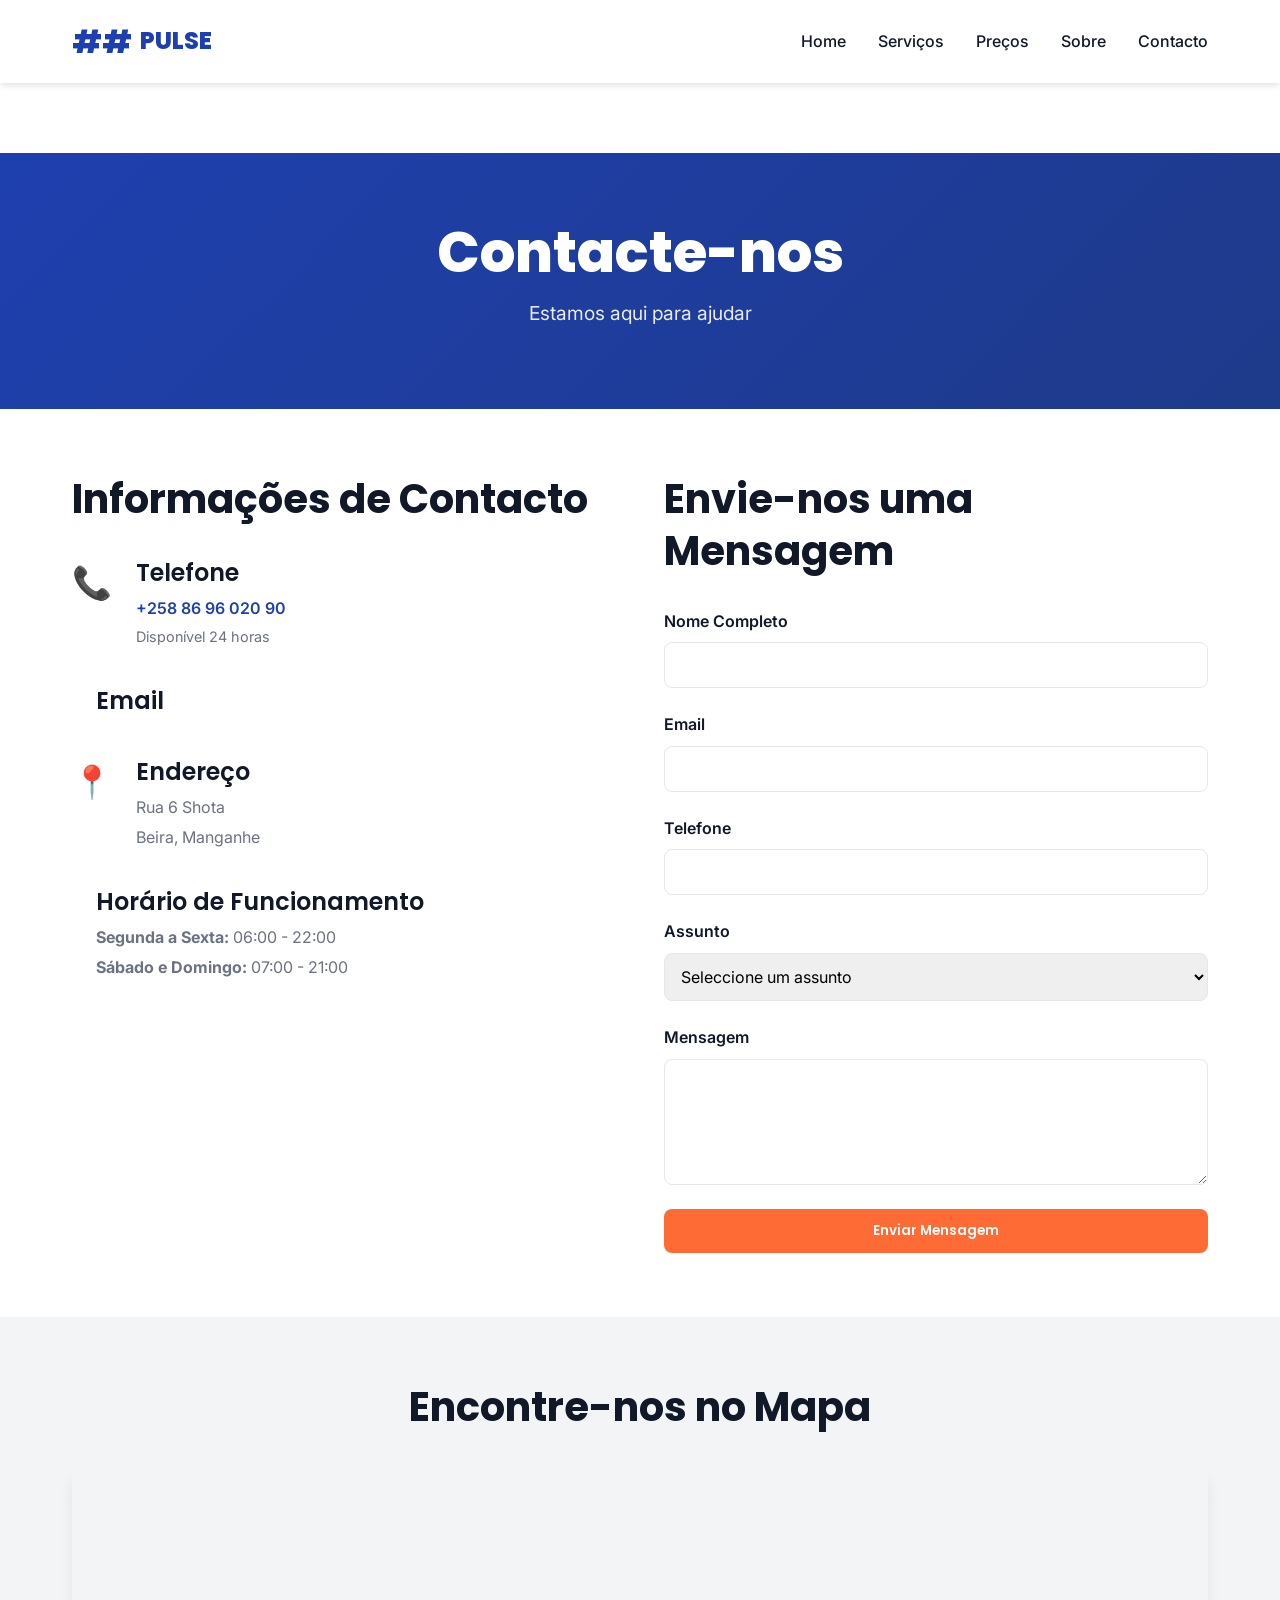
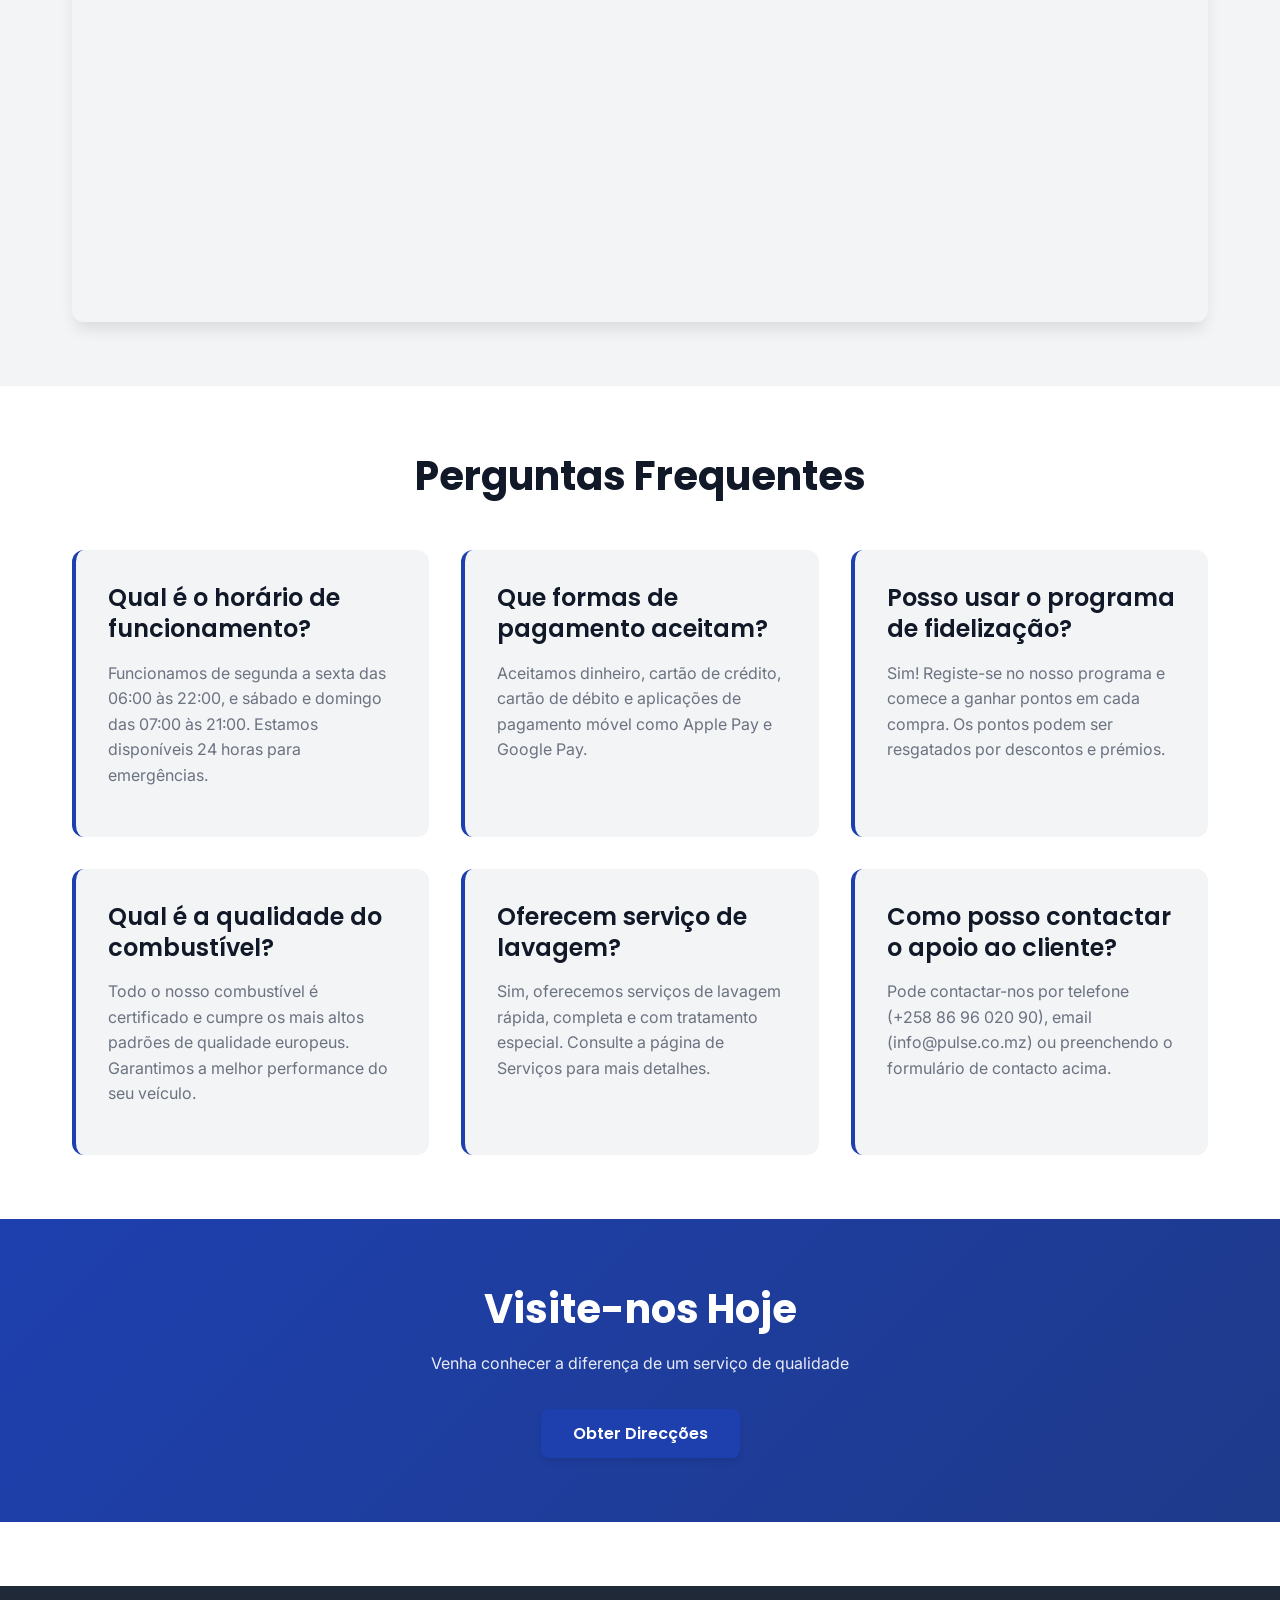
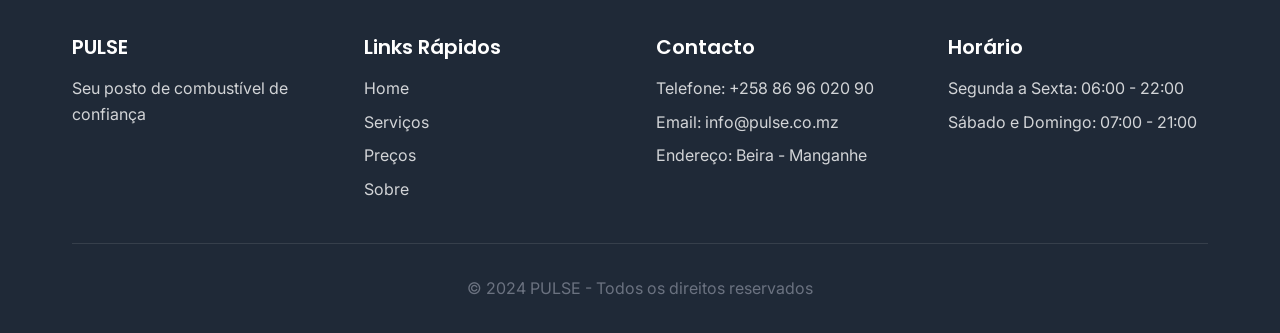
<file: contacto.html>
<!DOCTYPE html>
<html lang="pt-PT">
<head>
    <meta charset="UTF-8">
    <meta name="viewport" content="width=device-width, initial-scale=1.0">
    <title>Contacto - PULSE</title>
    <link rel="stylesheet" href="styles.css">
    <link href="https://fonts.googleapis.com/css2?family=Poppins:wght@400;500;600;700;800&family=Inter:wght@400;500;600&display=swap" rel="stylesheet">
</head>
<body>
    <!-- Navigation -->
    <nav class="navbar">
        <div class="nav-container">
            <div class="logo">
                <span class="logo-icon">##</span>
                <span class="logo-text">PULSE</span>
            </div>
            <ul class="nav-menu">
                <li><a href="index.html" class="nav-link">Home</a></li>
                <li><a href="servicos.html" class="nav-link">Serviços</a></li>
                <li><a href="precos.html" class="nav-link">Preços</a></li>
                <li><a href="sobre.html" class="nav-link">Sobre</a></li>
                <li><a href="contacto.html" class="nav-link active">Contacto</a></li>
            </ul>
            <button class="hamburger">
                <span></span>
                <span></span>
                <span></span>
            </button>
        </div>
    </nav>

    <!-- Page Header -->
    <section class="page-header">
        <div class="container">
            <h1>Contacte-nos</h1>
            <p>Estamos aqui para ajudar</p>
        </div>
    </section>

    <!-- Contact Section -->
    <section class="contact-section">
        <div class="container">
            <div class="contact-grid">
                <!-- Contact Information -->
                <div class="contact-info">
                    <h2>Informações de Contacto</h2>
                    
                    <div class="contact-item">
                        <div class="contact-icon">📞</div>
                        <div class="contact-details">
                            <h3>Telefone</h3>
                            <p><a href="tel:+258 86 96 020 90">+258 86 96 020 90</a></p>
                            <p class="contact-note">Disponível 24 horas</p>
                        </div>
                    </div>

                    <div class="contact-item">
                        <div class="contact-icon"></div>
                        <div class="contact-details">
                            <h3>Email</h3>
                            <p><a href="mailto:info@pulse.pt"></a></p>
                            <p class="contact-note"></p>
                        </div>
                    </div>

                    <div class="contact-item">
                        <div class="contact-icon">📍</div>
                        <div class="contact-details">
                            <h3>Endereço</h3>
                            <p>Rua 6 Shota</p>
                            <p>Beira, Manganhe</p>
                        </div>
                    </div>

                    <div class="contact-item">
                        <div class="contact-icon">   </div>
                        <div class="contact-details">
                            <h3>Horário de Funcionamento</h3>
                            <p><strong>Segunda a Sexta:</strong> 06:00 - 22:00</p>
                            <p><strong>Sábado e Domingo:</strong> 07:00 - 21:00</p>
                        </div>
                    </div>
                </div>

                <!-- Contact Form -->
                <div class="contact-form-wrapper">
                    <h2>Envie-nos uma Mensagem</h2>
                    <form class="contact-form" id="contactForm">
                        <div class="form-group">
                            <label for="name">Nome Completo</label>
                            <input type="text" id="name" name="name" required>
                        </div>

                        <div class="form-group">
                            <label for="email">Email</label>
                            <input type="email" id="email" name="email" required>
                        </div>

                        <div class="form-group">
                            <label for="phone">Telefone</label>
                            <input type="tel" id="phone" name="phone">
                        </div>

                        <div class="form-group">
                            <label for="subject">Assunto</label>
                            <select id="subject" name="subject" required>
                                <option value="">Seleccione um assunto</option>
                                <option value="informacoes">Informações Gerais</option>
                                <option value="servicos">Sobre Serviços</option>
                                <option value="precos">Sobre Preços</option>
                                <option value="reclamacao">Reclamação</option>
                                <option value="sugestao">Sugestão</option>
                                <option value="outro">Outro</option>
                            </select>
                        </div>

                        <div class="form-group">
                            <label for="message">Mensagem</label>
                            <textarea id="message" name="message" rows="5" required></textarea>
                        </div>

                        <button type="submit" class="form-submit-btn">Enviar Mensagem</button>
                    </form>
                </div>
            </div>
        </div>
    </section>

    <!-- Map Section -->
    <section class="map-section">
        <div class="container">
            <h2>Encontre-nos no Mapa</h2>
            <div class="map-container">
                <iframe src="https://www.google.com/maps/embed?pb=!1m18!1m12!1m3!1d3111.3628024019397!2d-9.139337!3d38.722252!2m3!1f0!2f0!3f0!3m2!1i1024!2i768!4f13.1!3m3!1m2!1s0xd19331a4d4ccccc%3A0x500ecc6e5417b70!2sAv.%20Principal%2C%20123%2C%201700-000%20Lisboa!5e0!3m2!1spt-PT!2spt!4v1234567890" width="100%" height="450" style="border:0;" allowfullscreen="" loading="lazy" referrerpolicy="no-referrer-when-downgrade"></iframe>
            </div>
        </div>
    </section>

    <!-- FAQ Section -->
    <section class="faq-section">
        <div class="container">
            <h2>Perguntas Frequentes</h2>
            <div class="faq-grid">
                <div class="faq-item">
                    <h3>Qual é o horário de funcionamento?</h3>
                    <p>Funcionamos de segunda a sexta das 06:00 às 22:00, e sábado e domingo das 07:00 às 21:00. Estamos disponíveis 24 horas para emergências.</p>
                </div>
                <div class="faq-item">
                    <h3>Que formas de pagamento aceitam?</h3>
                    <p>Aceitamos dinheiro, cartão de crédito, cartão de débito e aplicações de pagamento móvel como Apple Pay e Google Pay.</p>
                </div>
                <div class="faq-item">
                    <h3>Posso usar o programa de fidelização?</h3>
                    <p>Sim! Registe-se no nosso programa e comece a ganhar pontos em cada compra. Os pontos podem ser resgatados por descontos e prémios.</p>
                </div>
                <div class="faq-item">
                    <h3>Qual é a qualidade do combustível?</h3>
                    <p>Todo o nosso combustível é certificado e cumpre os mais altos padrões de qualidade europeus. Garantimos a melhor performance do seu veículo.</p>
                </div>
                <div class="faq-item">
                    <h3>Oferecem serviço de lavagem?</h3>
                    <p>Sim, oferecemos serviços de lavagem rápida, completa e com tratamento especial. Consulte a página de Serviços para mais detalhes.</p>
                </div>
                <div class="faq-item">
                    <h3>Como posso contactar o apoio ao cliente?</h3>
                    <p>Pode contactar-nos por telefone (+258 86 96 020 90), email (info@pulse.co.mz) ou preenchendo o formulário de contacto acima.</p>
                </div>
            </div>
        </div>
    </section>

    <!-- CTA Section -->
    <section class="cta-section">
        <div class="container">
            <h2>Visite-nos Hoje</h2>
            <p>Venha conhecer a diferença de um serviço de qualidade</p>
            <a href="#" class="cta-button-secondary">Obter Direcções</a>
        </div>
    </section>

    <!-- Footer -->
    <footer class="footer">
        <div class="container">
            <div class="footer-content">
                <div class="footer-section">
                    <h4>PULSE</h4>
                    <p>Seu posto de combustível de confiança</p>
                </div>
                <div class="footer-section">
                    <h4>Links Rápidos</h4>
                    <ul>
                        <li><a href="index.html">Home</a></li>
                        <li><a href="servicos.html">Serviços</a></li>
                        <li><a href="precos.html">Preços</a></li>
                        <li><a href="sobre.html">Sobre</a></li>
                    </ul>
                </div>
                <div class="footer-section">
                    <h4>Contacto</h4>
                    <p>Telefone: +258 86 96 020 90</p>
                    <p>Email: info@pulse.co.mz</p>
                    <p>Endereço: Beira - Manganhe</p>
                </div>
                <div class="footer-section">
                    <h4>Horário</h4>
                    <p>Segunda a Sexta: 06:00 - 22:00</p>
                    <p>Sábado e Domingo: 07:00 - 21:00</p>
                </div>
            </div>
            <div class="footer-bottom">
                <p>&copy; 2024 PULSE - Todos os direitos reservados</p>
            </div>
        </div>
    </footer>

    <script src="script.js"></script>
</body>
</html>
</file>
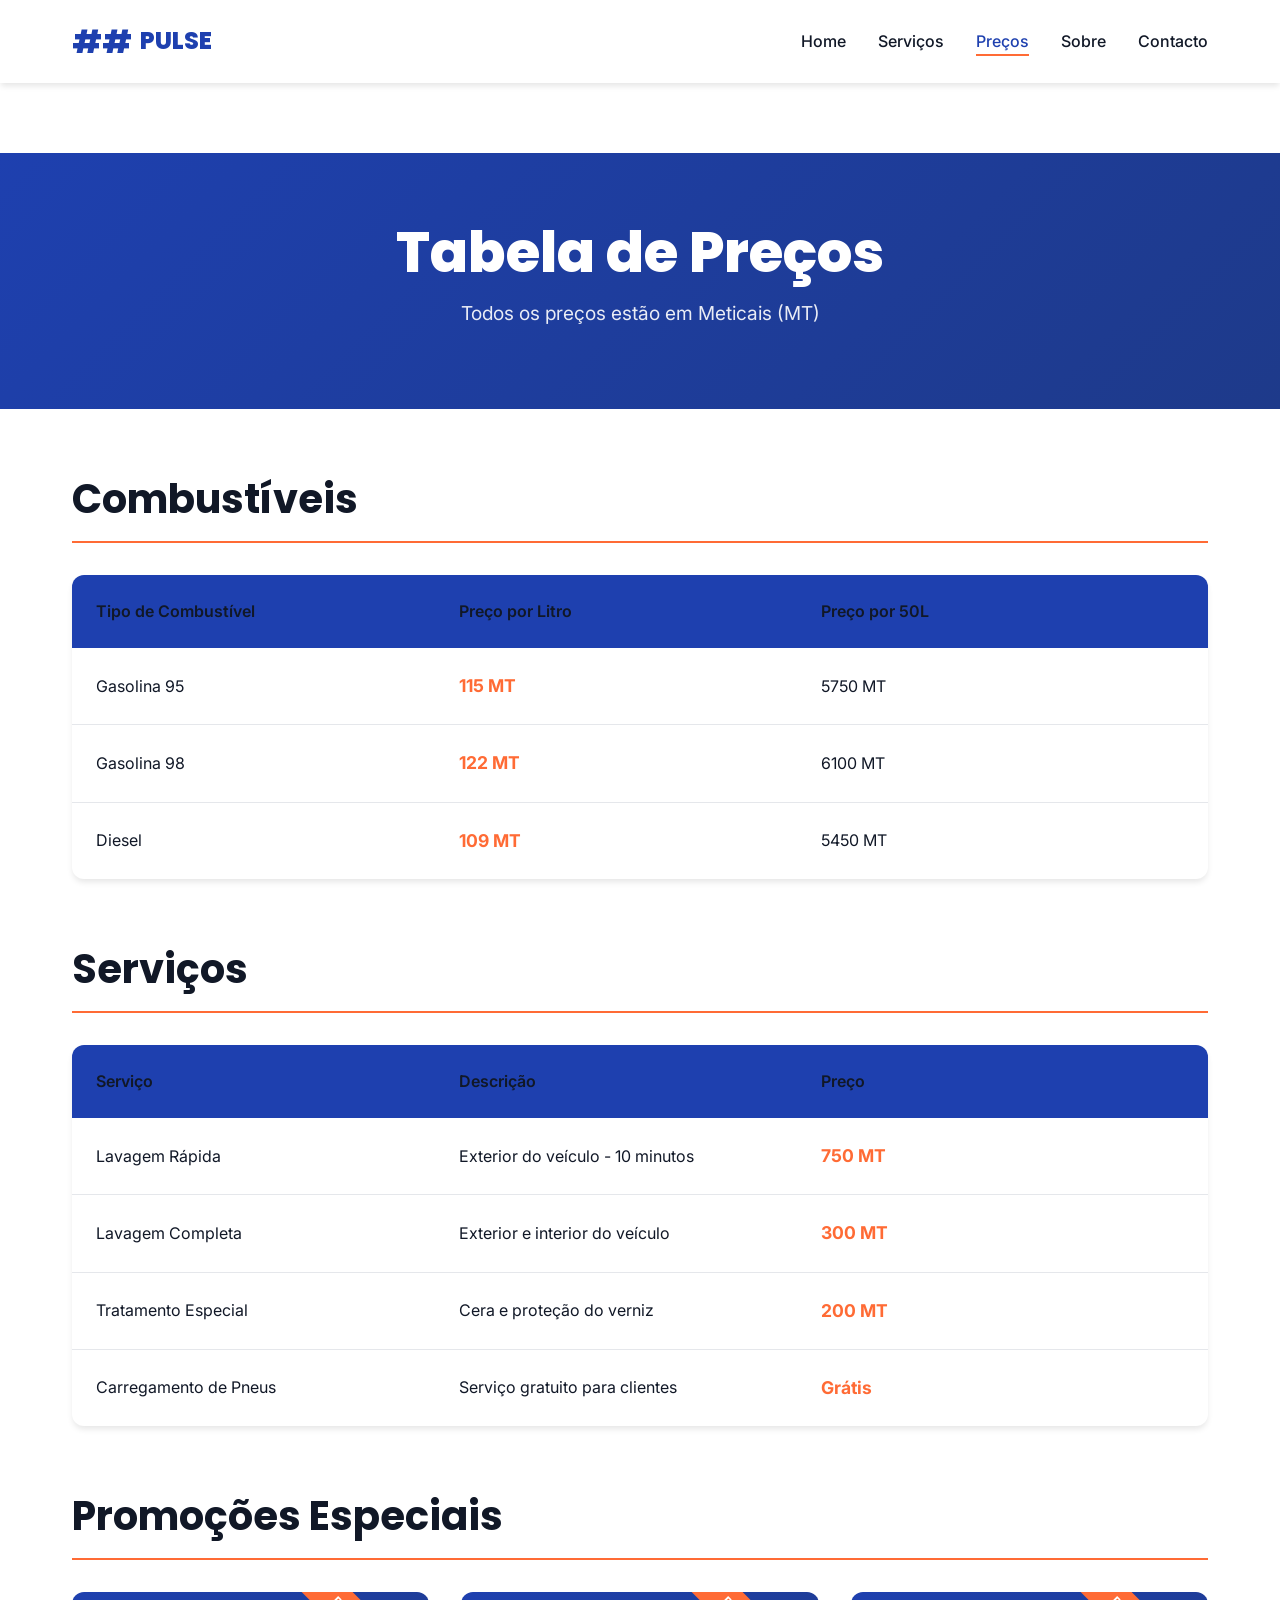
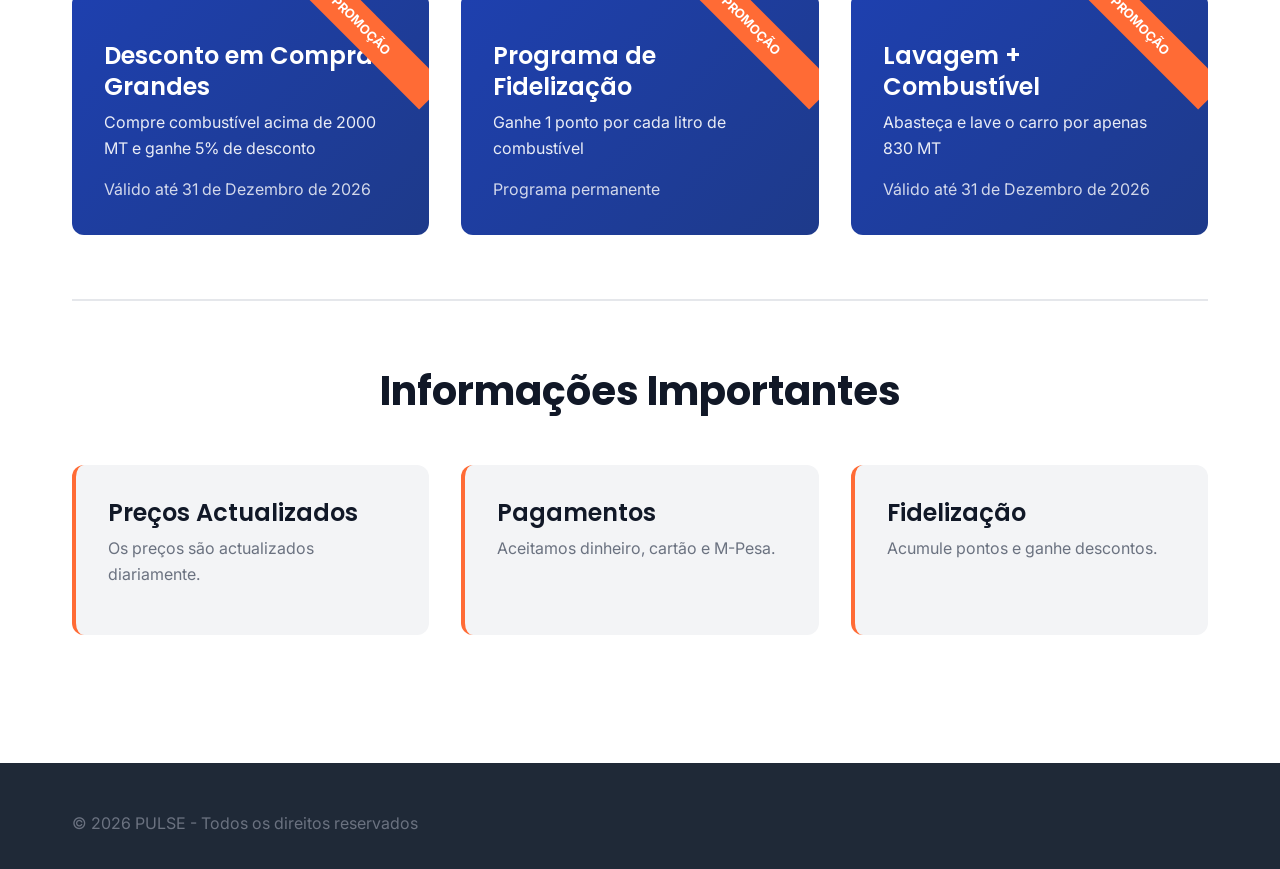
<file: precos.html>
<!DOCTYPE html>
<html lang="pt-PT">
<head>
    <meta charset="UTF-8">
    <meta name="viewport" content="width=device-width, initial-scale=1.0">
    <title>Preços - PULSE</title>
    <link rel="stylesheet" href="styles.css">
    <link href="https://fonts.googleapis.com/css2?family=Poppins:wght@400;500;600;700;800&family=Inter:wght@400;500;600&display=swap" rel="stylesheet">
</head>
<body>

    <!-- Navigation -->
    <nav class="navbar">
        <div class="nav-container">
            <div class="logo">
                <span class="logo-icon">##</span>
                <span class="logo-text">PULSE</span>
            </div>
            <ul class="nav-menu">
                <li><a href="index.html" class="nav-link">Home</a></li>
                <li><a href="servicos.html" class="nav-link">Serviços</a></li>
                <li><a href="precos.html" class="nav-link active">Preços</a></li>
                <li><a href="sobre.html" class="nav-link">Sobre</a></li>
                <li><a href="contacto.html" class="nav-link">Contacto</a></li>
            </ul>
        </div>
    </nav>

    <!-- Page Header -->
    <section class="page-header">
        <div class="container">
            <h1>Tabela de Preços</h1>
            <p>Todos os preços estão em Meticais (MT)</p>
        </div>
    </section>

    <!-- Prices Section -->
    <section class="prices-section">
        <div class="container">

            <!-- Combustíveis -->
            <div class="price-category">
                <h2>Combustíveis</h2>
                <div class="price-table">
                    <div class="price-table-header">
                        <div class="price-table-cell">Tipo de Combustível</div>
                        <div class="price-table-cell">Preço por Litro</div>
                        <div class="price-table-cell">Preço por 50L</div>
                    </div>

                    <div class="price-table-row">
                        <div class="price-table-cell">Gasolina 95</div>
                        <div class="price-table-cell"><span class="price-highlight">115 MT</span></div>
                        <div class="price-table-cell">5750 MT</div>
                    </div>

                    <div class="price-table-row">
                        <div class="price-table-cell">Gasolina 98</div>
                        <div class="price-table-cell"><span class="price-highlight">122 MT</span></div>
                        <div class="price-table-cell">6100 MT</div>
                    </div>

                    <div class="price-table-row">
                        <div class="price-table-cell">Diesel</div>
                        <div class="price-table-cell"><span class="price-highlight">109 MT</span></div>
                        <div class="price-table-cell">5450 MT</div>
                    </div>
                </div>
            </div>

            <!-- Serviços -->
            <div class="price-category">
                <h2>Serviços</h2>
                <div class="price-table">
                    <div class="price-table-header">
                        <div class="price-table-cell">Serviço</div>
                        <div class="price-table-cell">Descrição</div>
                        <div class="price-table-cell">Preço</div>
                    </div>

                    <div class="price-table-row">
                        <div class="price-table-cell">Lavagem Rápida</div>
                        <div class="price-table-cell">Exterior do veículo - 10 minutos</div>
                        <div class="price-table-cell"><span class="price-highlight">750 MT</span></div>
                    </div>

                    <div class="price-table-row">
                        <div class="price-table-cell">Lavagem Completa</div>
                        <div class="price-table-cell">Exterior e interior do veículo</div>
                        <div class="price-table-cell"><span class="price-highlight">300 MT</span></div>
                    </div>

                    <div class="price-table-row">
                        <div class="price-table-cell">Tratamento Especial</div>
                        <div class="price-table-cell">Cera e proteção do verniz</div>
                        <div class="price-table-cell"><span class="price-highlight">200 MT</span></div>
                    </div>

                    <div class="price-table-row">
                        <div class="price-table-cell">Carregamento de Pneus</div>
                        <div class="price-table-cell">Serviço gratuito para clientes</div>
                        <div class="price-table-cell"><span class="price-highlight">Grátis</span></div>
                    </div>
                </div>
            </div>

            <!-- Promoções -->
            <div class="price-category">
                <h2>Promoções Especiais</h2>
                <div class="promotions-grid">

                    <div class="promotion-card">
                        <div class="promotion-badge">PROMOÇÃO</div>
                        <h3>Desconto em Compras Grandes</h3>
                        <p>Compre combustível acima de 2000 MT e ganhe 5% de desconto</p>
                        <span class="valid-until">Válido até 31 de Dezembro de 2026</span>
                    </div>

                    <div class="promotion-card">
                        <div class="promotion-badge">PROMOÇÃO</div>
                        <h3>Programa de Fidelização</h3>
                        <p>Ganhe 1 ponto por cada litro de combustível</p>
                        <span class="valid-until">Programa permanente</span>
                    </div>

                    <div class="promotion-card">
                        <div class="promotion-badge">PROMOÇÃO</div>
                        <h3>Lavagem + Combustível</h3>
                        <p>Abasteça e lave o carro por apenas 830 MT</p>
                        <span class="valid-until">Válido até 31 de Dezembro de 2026</span>
                    </div>

                </div>
            </div>

            <!-- Informações -->
            <div class="price-info">
                <h2>Informações Importantes</h2>
                <div class="info-cards">

                    <div class="info-card">
                        <h3>Preços Actualizados</h3>
                        <p>Os preços são actualizados diariamente.</p>
                    </div>

                    <div class="info-card">
                        <h3>Pagamentos</h3>
                        <p>Aceitamos dinheiro, cartão e M-Pesa.</p>
                    </div>

                    <div class="info-card">
                        <h3>Fidelização</h3>
                        <p>Acumule pontos e ganhe descontos.</p>
                    </div>

                </div>
            </div>

        </div>
    </section>

    <!-- Footer -->
    <footer class="footer">
        <div class="container">
            <p>&copy; 2026 PULSE - Todos os direitos reservados</p>
        </div>
    </footer>

</body>
</html>
</file>
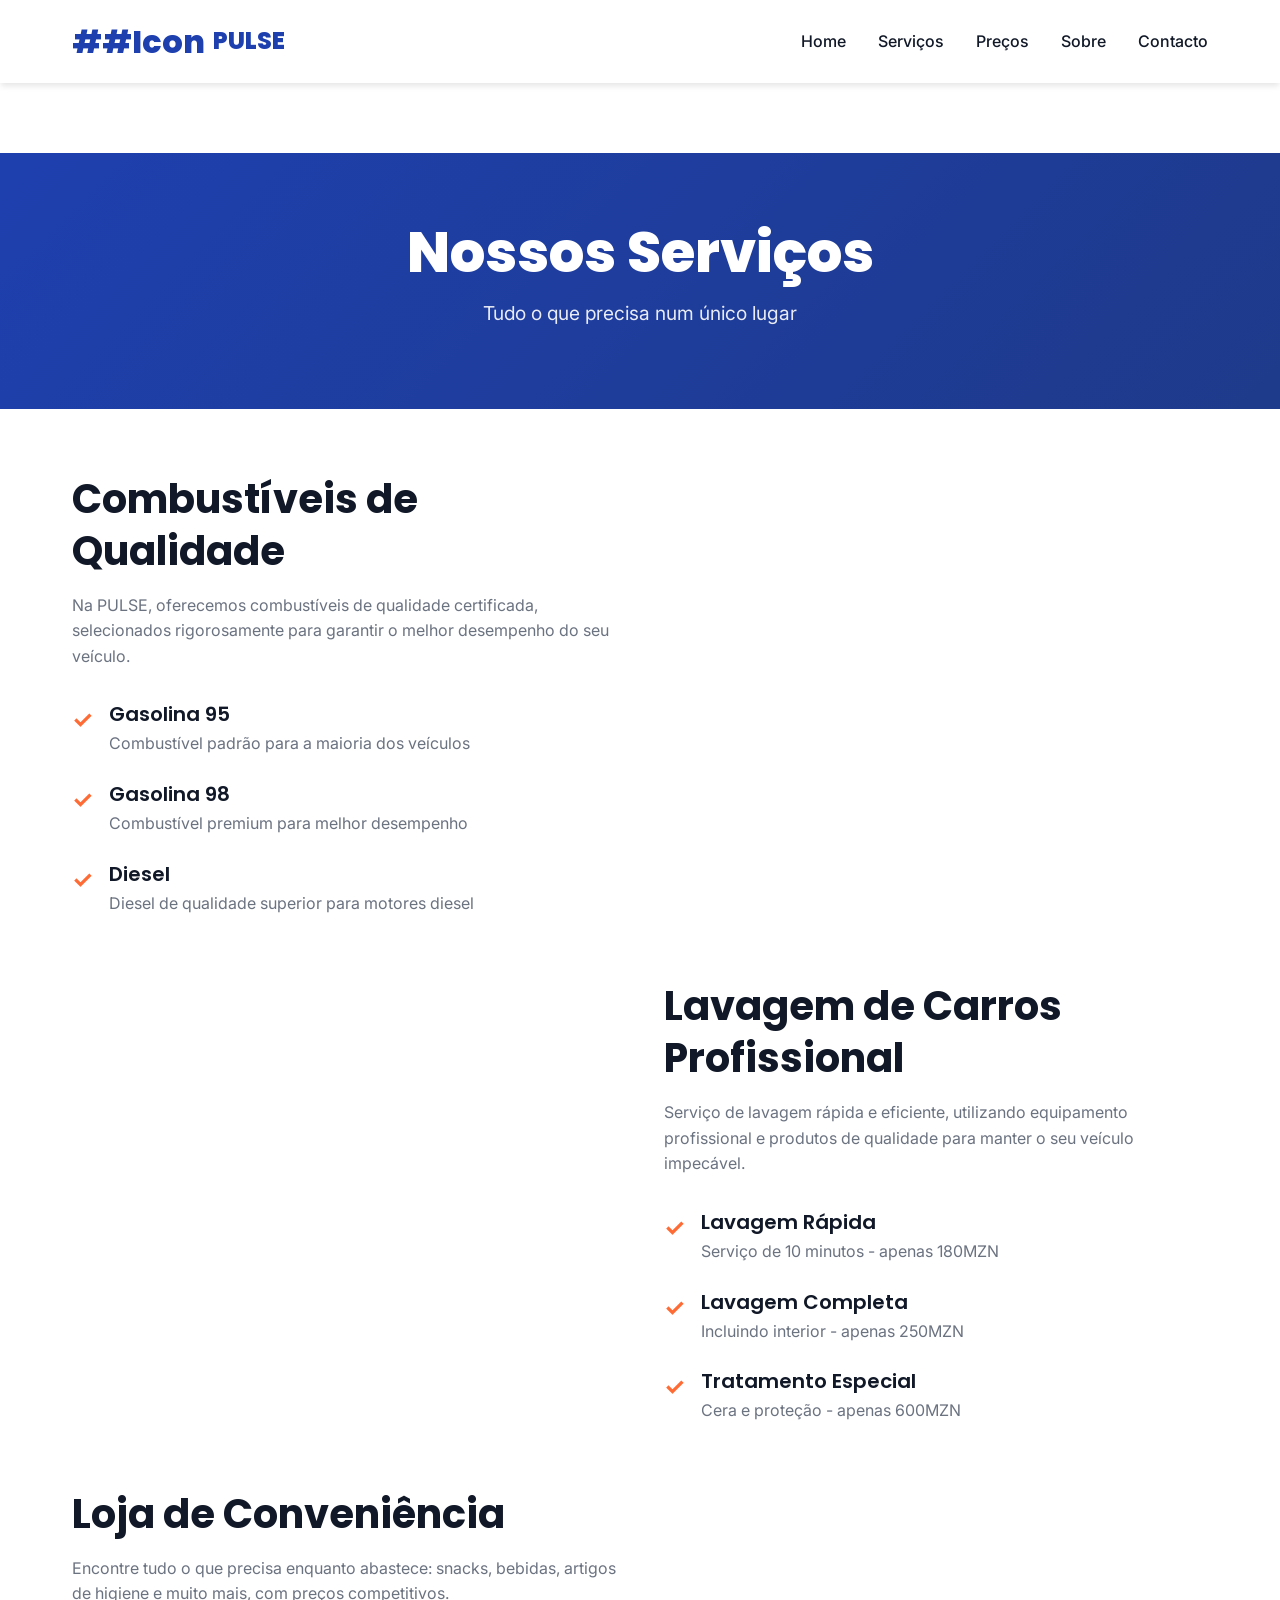
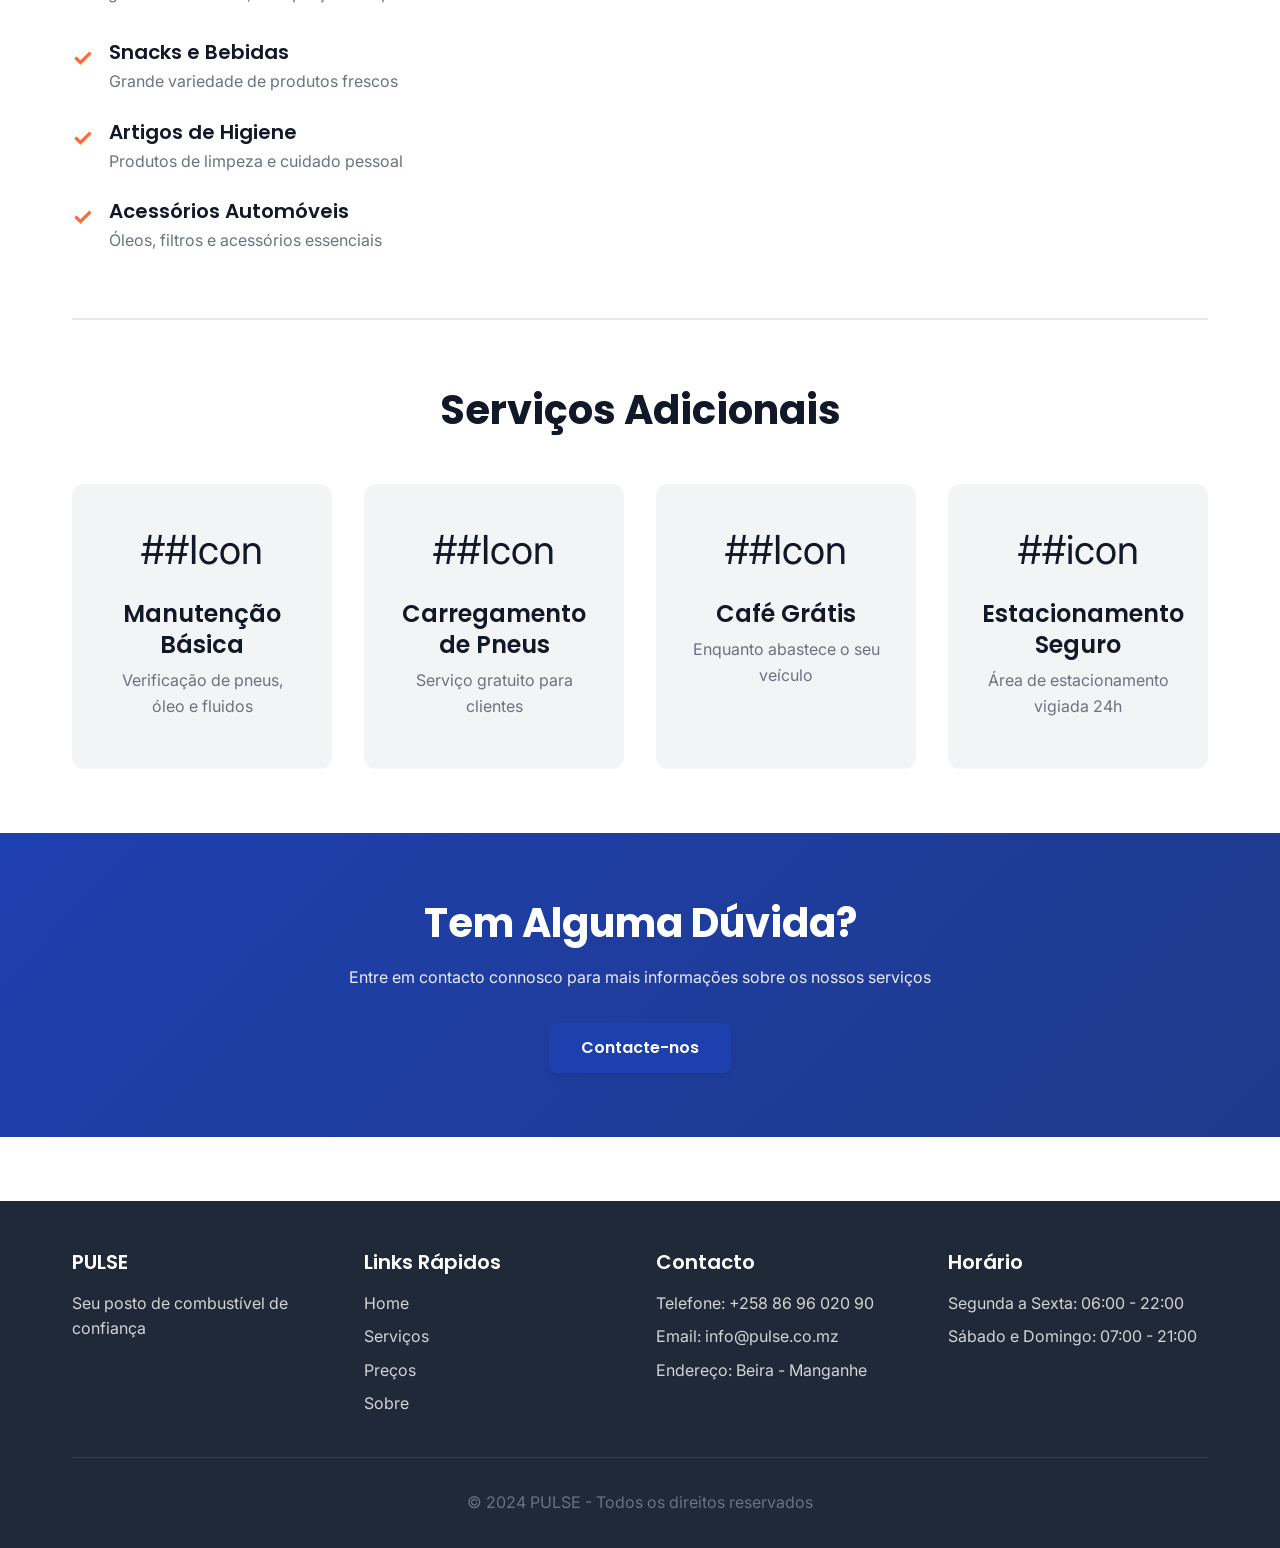
<file: servicos.html>
<!DOCTYPE html>
<html lang="pt-PT">
<head>
    <meta charset="UTF-8">
    <meta name="viewport" content="width=device-width, initial-scale=1.0">
    <title>Serviços - PULSE</title>
    <link rel="stylesheet" href="styles.css">
    <link href="https://fonts.googleapis.com/css2?family=Poppins:wght@400;500;600;700;800&family=Inter:wght@400;500;600&display=swap" rel="stylesheet">
</head>
<body>
    <!-- Navigation -->
    <nav class="navbar">
        <div class="nav-container">
            <div class="logo">
                <span class="logo-icon">##Icon</span>
                <span class="logo-text">PULSE</span>
            </div>
            <ul class="nav-menu">
                <li><a href="index.html" class="nav-link">Home</a></li>
                <li><a href="servicos.html" class="nav-link active">Serviços</a></li>
                <li><a href="precos.html" class="nav-link">Preços</a></li>
                <li><a href="sobre.html" class="nav-link">Sobre</a></li>
                <li><a href="contacto.html" class="nav-link">Contacto</a></li>
            </ul>
            <button class="hamburger">
                <span></span>
                <span></span>
                <span></span>
            </button>
        </div>
    </nav>

    <!-- Page Header -->
    <section class="page-header">
        <div class="container">
            <h1>Nossos Serviços</h1>
            <p>Tudo o que precisa num único lugar</p>
        </div>
    </section>

    <!-- Services Section -->
    <section class="services-full">
        <div class="container">
            <!-- Combustíveis -->
            <div class="service-detail">
                <div class="service-detail-content">
                    <h2>Combustíveis de Qualidade</h2>
                    <p>Na PULSE, oferecemos combustíveis de qualidade certificada, selecionados rigorosamente para garantir o melhor desempenho do seu veículo.</p>
                    <div class="service-features">
                        <div class="feature">
                            <span class="feature-icon">✓</span>
                            <div>
                                <h4>Gasolina 95</h4>
                                <p>Combustível padrão para a maioria dos veículos</p>
                            </div>
                        </div>
                        <div class="feature">
                            <span class="feature-icon">✓</span>
                            <div>
                                <h4>Gasolina 98</h4>
                                <p>Combustível premium para melhor desempenho</p>
                            </div>
                        </div>
                        <div class="feature">
                            <span class="feature-icon">✓</span>
                            <div>
                                <h4>Diesel</h4>
                                <p>Diesel de qualidade superior para motores diesel</p>
                            </div>
                        </div>
                    </div>
                </div>
                <!-- <img src="https://d2xsxph8kpxj0f.cloudfront.net/310519663450812468/4v5hLkKdoNyJtTHkhRcU2o/fuel-pumps-BT22jxpPWTM4wGAZ43gmZ6.webp" alt="Combustíveis" class="service-image"> -->
            </div>

            <!-- Lavagem de Carros -->
            <div class="service-detail reverse">
                <!-- <img src="https://d2xsxph8kpxj0f.cloudfront.net/310519663450812468/4v5hLkKdoNyJtTHkhRcU2o/car-wash-service-daZhdjBkEnPbVWc5xBwmpa.webp" alt="Lavagem de Carros" class="service-image"> -->
                <div class="service-detail-content">
                    <h2>Lavagem de Carros Profissional</h2>
                    <p>Serviço de lavagem rápida e eficiente, utilizando equipamento profissional e produtos de qualidade para manter o seu veículo impecável.</p>
                    <div class="service-features">
                        <div class="feature">
                            <span class="feature-icon">✓</span>
                            <div>
                                <h4>Lavagem Rápida</h4>
                                <p>Serviço de 10 minutos - apenas 180MZN</p>
                            </div>
                        </div>
                        <div class="feature">
                            <span class="feature-icon">✓</span>
                            <div>
                                <h4>Lavagem Completa</h4>
                                <p>Incluindo interior - apenas 250MZN</p>
                            </div>
                        </div>
                        <div class="feature">
                            <span class="feature-icon">✓</span>
                            <div>
                                <h4>Tratamento Especial</h4>
                                <p>Cera e proteção - apenas 600MZN</p>
                            </div>
                        </div>
                    </div>
                </div>
            </div>

            <!-- Lodjinha de Conveniência -->
            <div class="service-detail">
                <div class="service-detail-content">
                    <h2>Loja de Conveniência</h2>
                    <p>Encontre tudo o que precisa enquanto abastece: snacks, bebidas, artigos de higiene e muito mais, com preços competitivos.</p>
                    <div class="service-features">
                        <div class="feature">
                            <span class="feature-icon">✓</span>
                            <div>
                                <h4>Snacks e Bebidas</h4>
                                <p>Grande variedade de produtos frescos</p>
                            </div>
                        </div>
                        <div class="feature">
                            <span class="feature-icon">✓</span>
                            <div>
                                <h4>Artigos de Higiene</h4>
                                <p>Produtos de limpeza e cuidado pessoal</p>
                            </div>
                        </div>
                        <div class="feature">
                            <span class="feature-icon">✓</span>
                            <div>
                                <h4>Acessórios Automóveis</h4>
                                <p>Óleos, filtros e acessórios essenciais</p>
                            </div>
                        </div>
                    </div>
                </div>
                <!-- <img src="https://d2xsxph8kpxj0f.cloudfront.net/310519663450812468/4v5hLkKdoNyJtTHkhRcU2o/convenience-store-3r3w93dSApd4DndjeBWJa9.webp" alt="Loja de Conveniência" class="service-image"> -->
            </div>

            <!-- Servicos -->
            <div class="additional-services">
                <h2>Serviços Adicionais</h2>
                <div class="services-grid-additional">
                    <div class="additional-service-card">
                        <div class="service-card-icon">##Icon</div>
                        <h3>Manutenção Básica</h3>
                        <p>Verificação de pneus, óleo e fluidos</p>
                    </div>
                    <div class="additional-service-card">
                        <div class="service-card-icon">##Icon</div>
                        <h3>Carregamento de Pneus</h3>
                        <p>Serviço gratuito para clientes</p>
                    </div>
                    <div class="additional-service-card">
                        <div class="service-card-icon">##Icon</div>
                        <h3>Café Grátis</h3>
                        <p>Enquanto abastece o seu veículo</p>
                    </div>
                    <div class="additional-service-card">
                        <div class="service-card-icon">##icon</div>
                        <h3>Estacionamento Seguro</h3>
                        <p>Área de estacionamento vigiada 24h</p>
                    </div>
                </div>
            </div>
        </div>
    </section>

    <!-- duvidas -->
    <section class="cta-section">
        <div class="container">
            <h2>Tem Alguma Dúvida?</h2>
            <p>Entre em contacto connosco para mais informações sobre os nossos serviços</p>
            <a href="contacto.html" class="cta-button-secondary">Contacte-nos</a>
        </div>
    </section>

    <!-- Footer -->
    <footer class="footer">
        <div class="container">
            <div class="footer-content">
                <div class="footer-section">
                    <h4>PULSE</h4>
                    <p>Seu posto de combustível de confiança</p>
                </div>
                <div class="footer-section">
                    <h4>Links Rápidos</h4>
                    <ul>
                        <li><a href="index.html">Home</a></li>
                        <li><a href="servicos.html">Serviços</a></li>
                        <li><a href="precos.html">Preços</a></li>
                        <li><a href="sobre.html">Sobre</a></li>
                    </ul>
                </div>
                <div class="footer-section">
                    <h4>Contacto</h4>
                    <p>Telefone: +258 86 96 020 90</p>
                    <p>Email: info@pulse.co.mz</p>
                    <p>Endereço: Beira - Manganhe</p>
                </div>
                <div class="footer-section">
                    <h4>Horário</h4>
                    <p>Segunda a Sexta: 06:00 - 22:00</p>
                    <p>Sábado e Domingo: 07:00 - 21:00</p>
                </div>
            </div>
            <div class="footer-bottom">
                <p>&copy; 2024 PULSE - Todos os direitos reservados</p>
            </div>
        </div>
    </footer>

    <script src="script.js"></script>
</body>
</html>
</file>
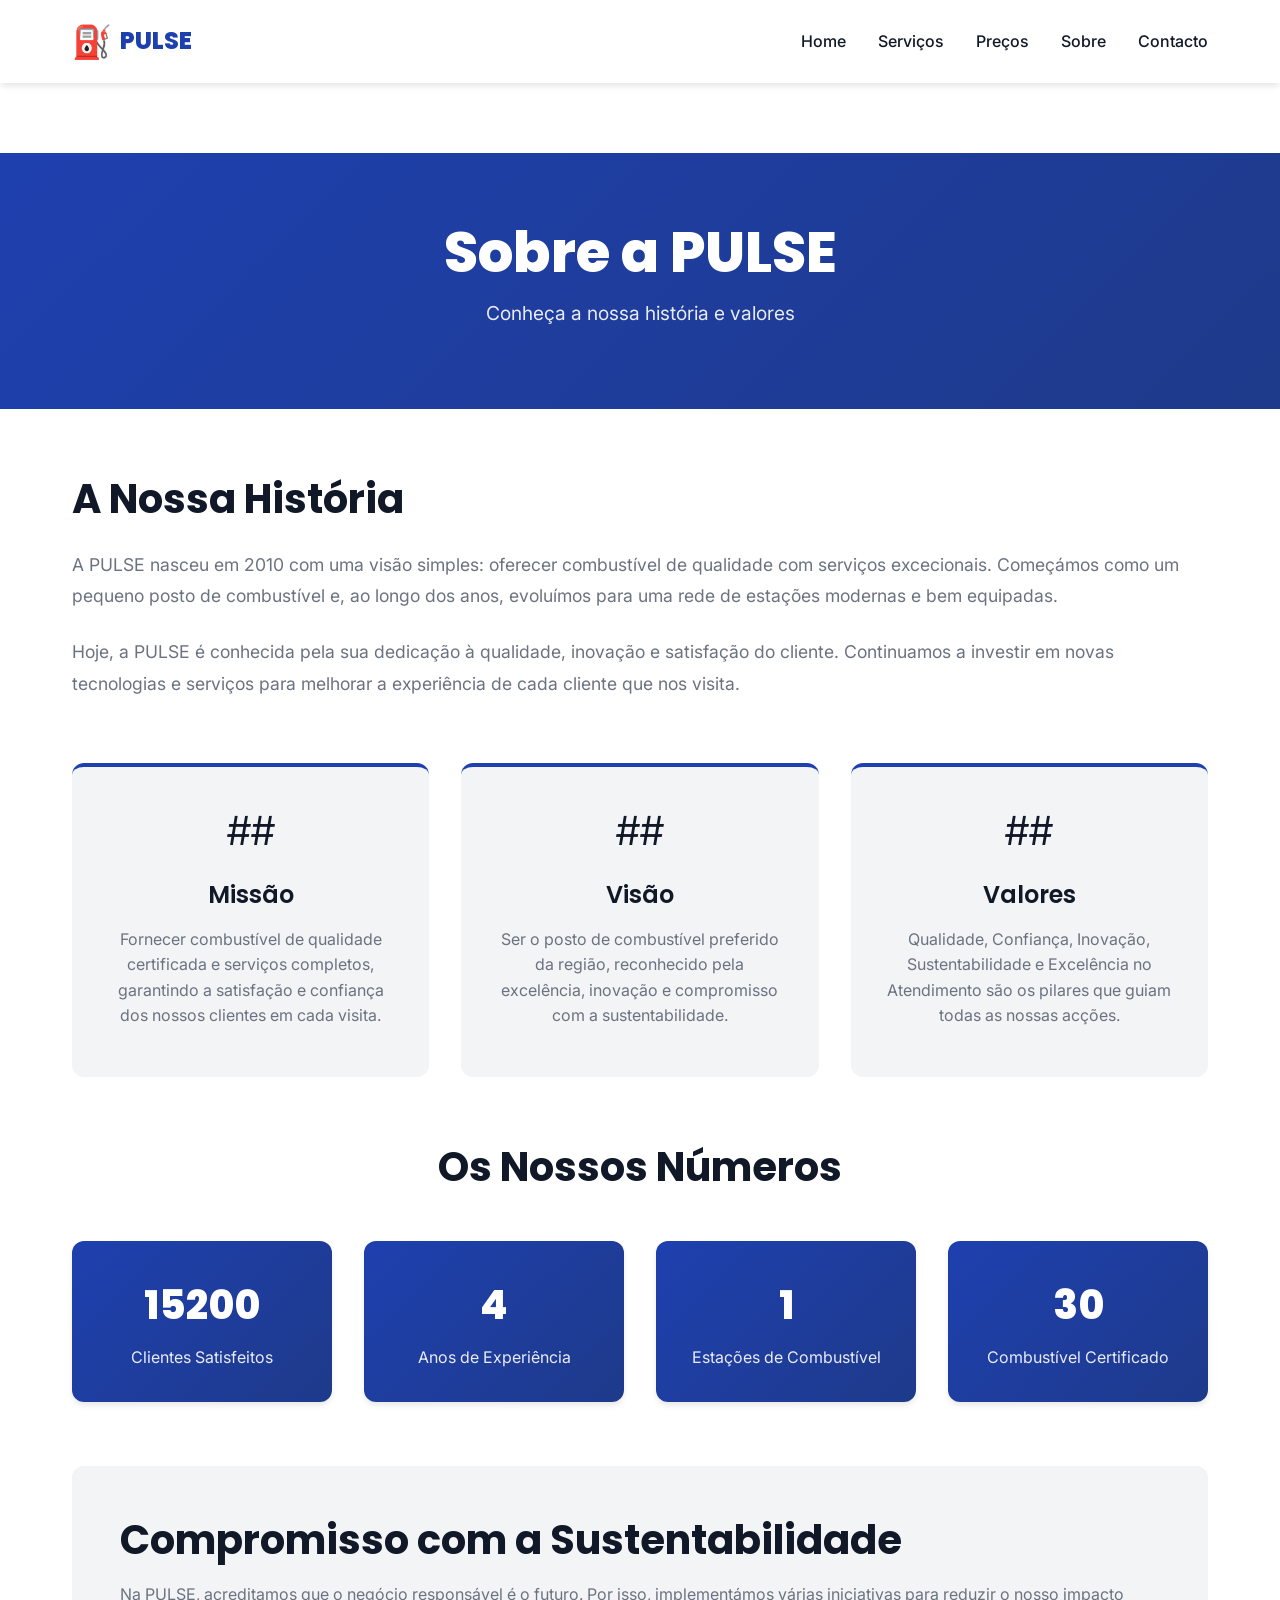
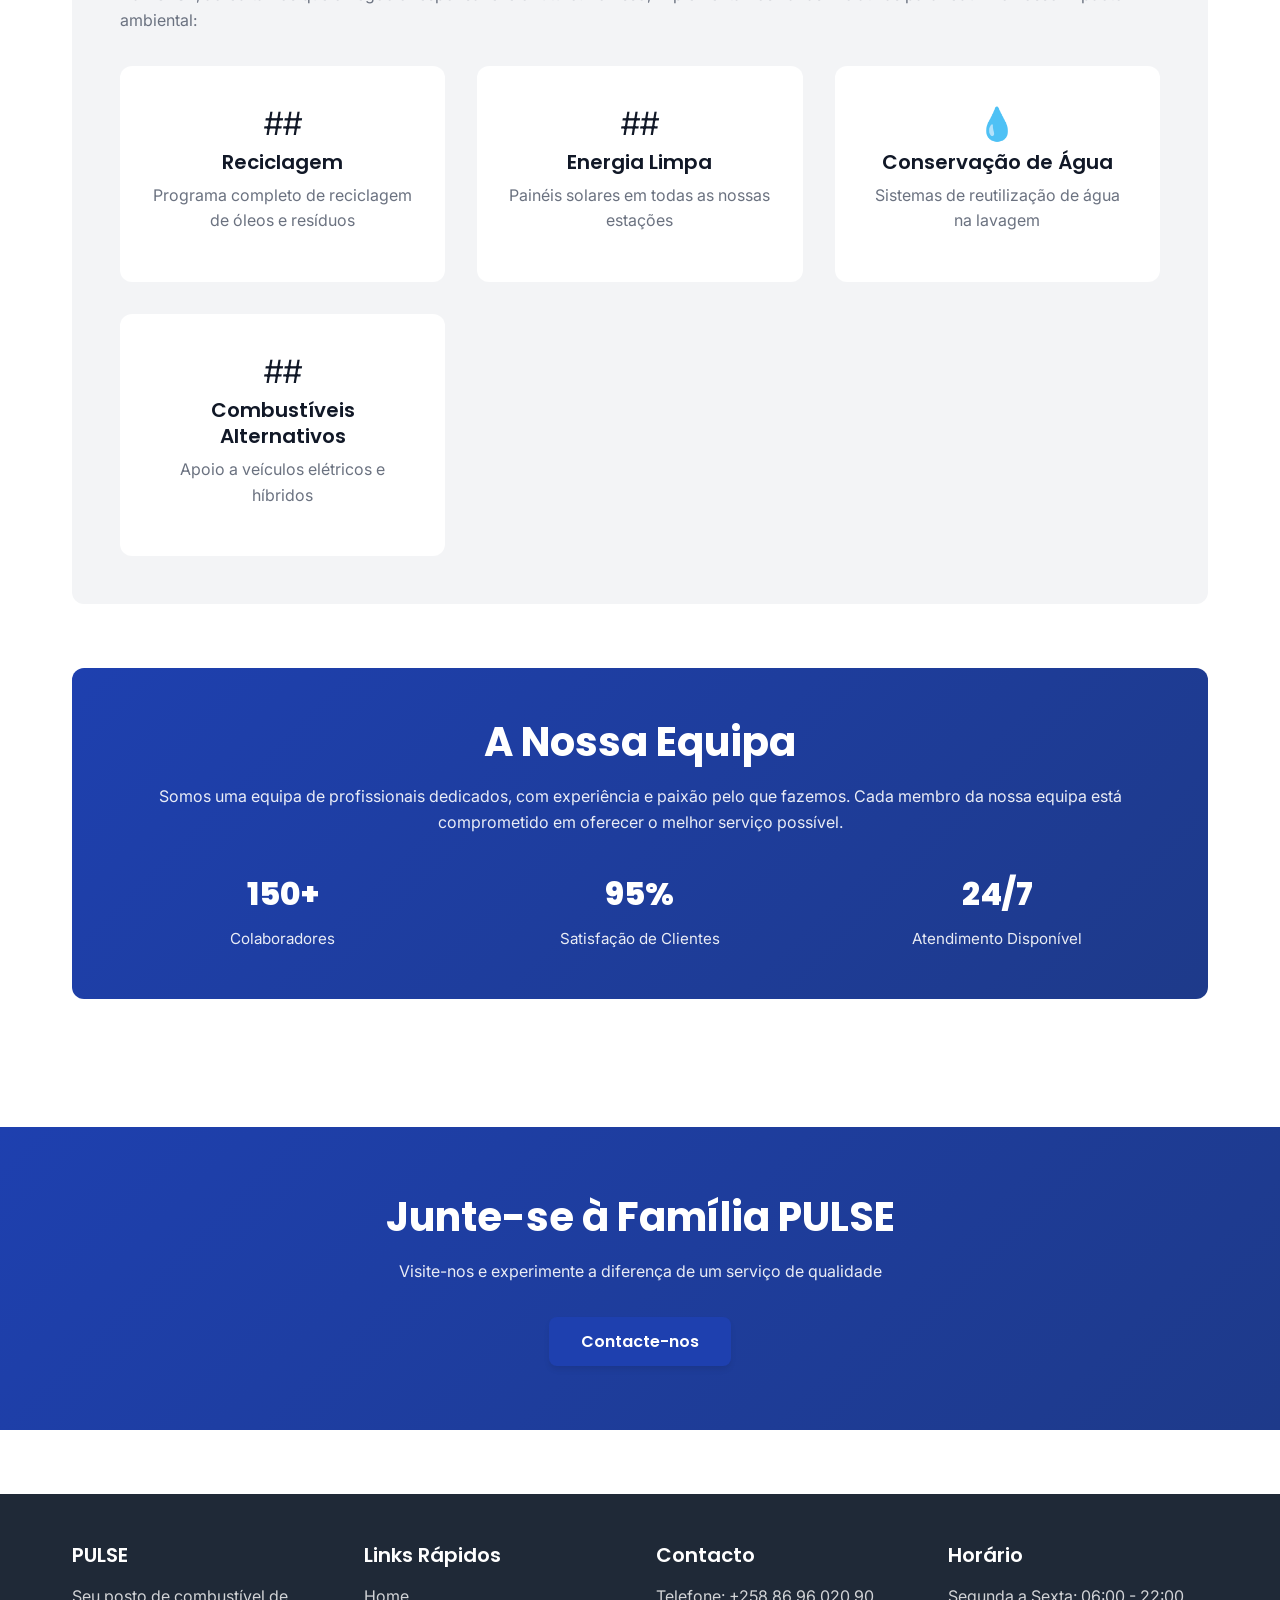
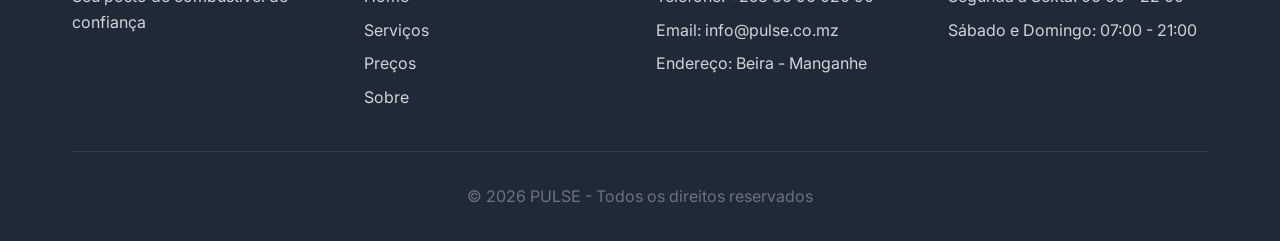
<file: sobre.html>
<!DOCTYPE html>
<html lang="pt-PT">
<head>
    <meta charset="UTF-8">
    <meta name="viewport" content="width=device-width, initial-scale=1.0">
    <title>Sobre - PULSE</title>
    <link rel="stylesheet" href="styles.css">
    <link href="https://fonts.googleapis.com/css2?family=Poppins:wght@400;500;600;700;800&family=Inter:wght@400;500;600&display=swap" rel="stylesheet">
</head>
<body>
    <!-- Navigation -->
    <nav class="navbar">
        <div class="nav-container">
            <div class="logo">
                <span class="logo-icon">⛽</span>
                <span class="logo-text">PULSE</span>
            </div>
            <ul class="nav-menu">
                <li><a href="index.html" class="nav-link">Home</a></li>
                <li><a href="servicos.html" class="nav-link">Serviços</a></li>
                <li><a href="precos.html" class="nav-link">Preços</a></li>
                <li><a href="sobre.html" class="nav-link active">Sobre</a></li>
                <li><a href="contacto.html" class="nav-link">Contacto</a></li>
            </ul>
            <button class="hamburger">
                <span></span>
                <span></span>
                <span></span>
            </button>
        </div>
    </nav>

    <!-- Page Header -->
    <section class="page-header">
        <div class="container">
            <h1>Sobre a PULSE</h1>
            <p>Conheça a nossa história e valores</p>
        </div>
    </section>

    <!-- About Section -->
    <section class="about-section">
        <div class="container">
            <!-- História -->
            <div class="about-content">
                <h2>A Nossa História</h2>
                <p>A PULSE nasceu em 2010 com uma visão simples: oferecer combustível de qualidade com serviços excecionais. Começámos como um pequeno posto de combustível e, ao longo dos anos, evoluímos para uma rede de estações modernas e bem equipadas.</p>
                <p>Hoje, a PULSE é conhecida pela sua dedicação à qualidade, inovação e satisfação do cliente. Continuamos a investir em novas tecnologias e serviços para melhorar a experiência de cada cliente que nos visita.</p>
            </div>

            <!-- Missão, Visão e Valores -->
            <div class="mission-vision-grid">
                <div class="mission-card">
                    <div class="mission-icon">##</div>
                    <h3>Missão</h3>
                    <p>Fornecer combustível de qualidade certificada e serviços completos, garantindo a satisfação e confiança dos nossos clientes em cada visita.</p>
                </div>
                <div class="mission-card">
                    <div class="mission-icon">##</div>
                    <h3>Visão</h3>
                    <p>Ser o posto de combustível preferido da região, reconhecido pela excelência, inovação e compromisso com a sustentabilidade.</p>
                </div>
                <div class="mission-card">
                    <div class="mission-icon">##</div>
                    <h3>Valores</h3>
                    <p>Qualidade, Confiança, Inovação, Sustentabilidade e Excelência no Atendimento são os pilares que guiam todas as nossas acções.</p>
                </div>
            </div>

            <!-- Números -->
            <div class="stats-section">
                <h2>Os Nossos Números</h2>
                <div class="stats-grid">
                    <div class="stat-card">
                        <div class="stat-number">50.000+</div>
                        <div class="stat-label">Clientes Satisfeitos</div>
                    </div>
                    <div class="stat-card">
                        <div class="stat-number">14</div>
                        <div class="stat-label">Anos de Experiência</div>
                    </div>
                    <div class="stat-card">
                        <div class="stat-number">5</div>
                        <div class="stat-label">Estações de Combustível</div>
                    </div>
                    <div class="stat-card">
                        <div class="stat-number">100%</div>
                        <div class="stat-label">Combustível Certificado</div>
                    </div>
                </div>
            </div>

            <!-- Sustentabilidade -->
            <div class="sustainability-section">
                <h2>Compromisso com a Sustentabilidade</h2>
                <p>Na PULSE, acreditamos que o negócio responsável é o futuro. Por isso, implementámos várias iniciativas para reduzir o nosso impacto ambiental:</p>
                <div class="sustainability-items">
                    <div class="sustainability-item">
                        <span class="sustainability-icon">##</span>
                        <h4>Reciclagem</h4>
                        <p>Programa completo de reciclagem de óleos e resíduos</p>
                    </div>
                    <div class="sustainability-item">
                        <span class="sustainability-icon">##</span>
                        <h4>Energia Limpa</h4>
                        <p>Painéis solares em todas as nossas estações</p>
                    </div>
                    <div class="sustainability-item">
                        <span class="sustainability-icon">💧</span>
                        <h4>Conservação de Água</h4>
                        <p>Sistemas de reutilização de água na lavagem</p>
                    </div>
                    <div class="sustainability-item">
                        <span class="sustainability-icon">##</span>
                        <h4>Combustíveis Alternativos</h4>
                        <p>Apoio a veículos elétricos e híbridos</p>
                    </div>
                </div>
            </div>

            <!-- Equipa -->
            <div class="team-section">
                <h2>A Nossa Equipa</h2>
                <p>Somos uma equipa de profissionais dedicados, com experiência e paixão pelo que fazemos. Cada membro da nossa equipa está comprometido em oferecer o melhor serviço possível.</p>
                <div class="team-stats">
                    <div class="team-stat">
                        <span class="team-stat-number">150+</span>
                        <span class="team-stat-label">Colaboradores</span>
                    </div>
                    <div class="team-stat">
                        <span class="team-stat-number">95%</span>
                        <span class="team-stat-label">Satisfação de Clientes</span>
                    </div>
                    <div class="team-stat">
                        <span class="team-stat-number">24/7</span>
                        <span class="team-stat-label">Atendimento Disponível</span>
                    </div>
                </div>
            </div>
        </div>
    </section>

    <!-- CTA Section -->
    <section class="cta-section">
        <div class="container">
            <h2>Junte-se à Família PULSE</h2>
            <p>Visite-nos e experimente a diferença de um serviço de qualidade</p>
            <a href="contacto.html" class="cta-button-secondary">Contacte-nos</a>
        </div>
    </section>

    <!-- Footer -->
    <footer class="footer">
        <div class="container">
            <div class="footer-content">
                <div class="footer-section">
                    <h4>PULSE</h4>
                    <p>Seu posto de combustível de confiança</p>
                </div>
                <div class="footer-section">
                    <h4>Links Rápidos</h4>
                    <ul>
                        <li><a href="index.html">Home</a></li>
                        <li><a href="servicos.html">Serviços</a></li>
                        <li><a href="precos.html">Preços</a></li>
                        <li><a href="sobre.html">Sobre</a></li>
                    </ul>
                </div>
                <div class="footer-section">
                    <h4>Contacto</h4>
                    <p>Telefone: +258 86 96 020 90</p>
                    <p>Email: info@pulse.co.mz</p>
                    <p>Endereço: Beira - Manganhe</p>
                </div>
                <div class="footer-section">
                    <h4>Horário</h4>
                    <p>Segunda a Sexta: 06:00 - 22:00</p>
                    <p>Sábado e Domingo: 07:00 - 21:00</p>
                </div>
            </div>
            <div class="footer-bottom">
                <p>&copy; 2026 PULSE - Todos os direitos reservados</p>
            </div>
        </div>
    </footer>

    <script src="script.js"></script>
</body>
</html>
</file>
<file: styles.css>
/* ==========================================
   DESIGN PHILOSOPHY: Minimalismo Corporativo Moderno
   - Linhas limpas e espaço em branco generoso
   - Paleta: Azul profundo (#1E40AF) + Laranja vibrante (#FF6B35)
   - Tipografia: Poppins (títulos) + Inter (corpo)
   - Transições suaves e hover effects elegantes
   ========================================== */

/* ==========================================
   RESET E VARIÁVEIS GLOBAIS
   ========================================== */

* {
    margin: 0;
    padding: 0;
    box-sizing: border-box;
}

:root {
    --primary-blue: #1E40AF;
    --primary-orange: #FF6B35;
    --dark-gray: #1F2937;
    --light-gray: #F3F4F6;
    --white: #FFFFFF;
    --text-dark: #111827;
    --text-light: #6B7280;
    --border-color: #E5E7EB;
    --shadow-sm: 0 1px 2px 0 rgba(0, 0, 0, 0.05);
    --shadow-md: 0 4px 6px -1px rgba(0, 0, 0, 0.1);
    --shadow-lg: 0 10px 15px -3px rgba(0, 0, 0, 0.1);
    --transition: all 0.3s ease;
}

html {
    scroll-behavior: smooth;
}

body {
    font-family: 'Inter', sans-serif;
    color: var(--text-dark);
    background-color: var(--white);
    line-height: 1.6;
}

/* ==========================================
   TIPOGRAFIA
   ========================================== */

h1, h2, h3, h4, h5, h6 {
    font-family: 'Poppins', sans-serif;
    font-weight: 700;
    line-height: 1.3;
    margin-bottom: 1rem;
}

h1 {
    font-size: 3.5rem;
    font-weight: 800;
}

h2 {
    font-size: 2.5rem;
    font-weight: 700;
}

h3 {
    font-size: 1.5rem;
    font-weight: 600;
}

h4 {
    font-size: 1.25rem;
    font-weight: 600;
}

p {
    color: var(--text-light);
    margin-bottom: 1rem;
    font-size: 1rem;
}

a {
    color: var(--primary-blue);
    text-decoration: none;
    transition: var(--transition);
}

a:hover {
    color: var(--primary-orange);
}

/* ==========================================
   CONTAINER E LAYOUT
   ========================================== */

.container {
    max-width: 1200px;
    margin: 0 auto;
    padding: 0 2rem;
}

@media (max-width: 768px) {
    .container {
        padding: 0 1rem;
    }
}

/* ==========================================
   NAVEGAÇÃO
   ========================================== */

.navbar {
    background-color: var(--white);
    box-shadow: var(--shadow-md);
    position: sticky;
    top: 0;
    z-index: 1000;
    transition: var(--transition);
}

.nav-container {
    max-width: 1200px;
    margin: 0 auto;
    padding: 1rem 2rem;
    display: flex;
    justify-content: space-between;
    align-items: center;
}

.logo {
    display: flex;
    align-items: center;
    gap: 0.5rem;
    font-size: 1.5rem;
    font-weight: 800;
    color: var(--primary-blue);
    font-family: 'Poppins', sans-serif;
}

.logo-icon {
    font-size: 2rem;
}

.logo-text {
    font-size: 1.5rem;
}

.nav-menu {
    display: flex;
    list-style: none;
    gap: 2rem;
    align-items: center;
}

.nav-link {
    color: var(--text-dark);
    font-weight: 500;
    transition: var(--transition);
    position: relative;
}

.nav-link:hover,
.nav-link.active {
    color: var(--primary-blue);
}

.nav-link.active::after {
    content: '';
    position: absolute;
    bottom: -5px;
    left: 0;
    right: 0;
    height: 2px;
    background-color: var(--primary-orange);
}

.hamburger {
    display: none;
    flex-direction: column;
    background: none;
    border: none;
    cursor: pointer;
    gap: 0.4rem;
}

.hamburger span {
    width: 25px;
    height: 3px;
    background-color: var(--text-dark);
    border-radius: 2px;
    transition: var(--transition);
}

@media (max-width: 768px) {
    .nav-menu {
        display: none;
    }

    .hamburger {
        display: flex;
    }

    .nav-menu.active {
        display: flex;
        flex-direction: column;
        position: absolute;
        top: 70px;
        left: 0;
        right: 0;
        background-color: var(--white);
        padding: 2rem;
        gap: 1rem;
        box-shadow: var(--shadow-lg);
    }
}

/* ==========================================
   HERO SECTION
   ========================================== */

.hero {
    position: relative;
    height: 600px;
    display: flex;
    align-items: center;
    justify-content: center;
    overflow: hidden;
    margin-top: 70px;
}

.hero-image {
    position: absolute;
    top: 0;
    left: 0;
    width: 100%;
    height: 100%;
    object-fit: cover;
}

.hero-overlay {
    position: absolute;
    top: 0;
    left: 0;
    width: 100%;
    height: 100%;
    background: linear-gradient(135deg, rgba(30, 64, 175, 0.7) 0%, rgba(255, 107, 53, 0.6) 100%);
}

.hero-content {
    position: relative;
    z-index: 10;
    text-align: center;
    color: var(--white);
    animation: fadeInUp 0.8s ease;
}

.hero-title {
    font-size: 4rem;
    font-weight: 800;
    margin-bottom: 1rem;
    color: var(--white);
}

.hero-subtitle {
    font-size: 1.5rem;
    margin-bottom: 2rem;
    color: rgba(255, 255, 255, 0.95);
}

@keyframes fadeInUp {
    from {
        opacity: 0;
        transform: translateY(30px);
    }
    to {
        opacity: 1;
        transform: translateY(0);
    }
}

@media (max-width: 768px) {
    .hero {
        height: 400px;
        margin-top: 60px;
    }

    .hero-title {
        font-size: 2.5rem;
    }

    .hero-subtitle {
        font-size: 1.1rem;
    }
}

/* ==========================================
   BOTÕES
   ========================================== */

.cta-button,
.cta-button-secondary {
    padding: 0.75rem 2rem;
    font-size: 1rem;
    font-weight: 600;
    border: none;
    border-radius: 8px;
    cursor: pointer;
    transition: var(--transition);
    font-family: 'Poppins', sans-serif;
    display: inline-block;
    text-align: center;
}

.cta-button {
    background-color: var(--primary-orange);
    color: var(--white);
    box-shadow: var(--shadow-md);
}

.cta-button:hover {
    background-color: #E85A2C;
    transform: translateY(-2px);
    box-shadow: var(--shadow-lg);
}

.cta-button-secondary {
    background-color: var(--primary-blue);
    color: var(--white);
    box-shadow: var(--shadow-md);
}

.cta-button-secondary:hover {
    background-color: #1E3A8A;
    transform: translateY(-2px);
    box-shadow: var(--shadow-lg);
}

/* ==========================================
   SEÇÃO DE DESTAQUES
   ========================================== */

.highlights {
    padding: 4rem 0;
    background-color: var(--light-gray);
}

.section-title {
    text-align: center;
    margin-bottom: 3rem;
    color: var(--text-dark);
}

.highlights-grid {
    display: grid;
    grid-template-columns: repeat(auto-fit, minmax(300px, 1fr));
    gap: 2rem;
}

.highlight-card {
    background-color: var(--white);
    padding: 2rem;
    border-radius: 12px;
    box-shadow: var(--shadow-md);
    text-align: center;
    transition: var(--transition);
    border-top: 4px solid var(--primary-blue);
}

.highlight-card:hover {
    transform: translateY(-5px);
    box-shadow: var(--shadow-lg);
}

.highlight-icon {
    font-size: 3rem;
    margin-bottom: 1rem;
}

.highlight-card h3 {
    color: var(--text-dark);
    margin-bottom: 0.5rem;
}

.highlight-card p {
    color: var(--text-light);
}

/* ==========================================
   SEÇÃO DE PREÇOS PREVIEW
   ========================================== */

.prices-preview {
    padding: 4rem 0;
    background-color: var(--white);
}

.prices-grid {
    display: grid;
    grid-template-columns: repeat(auto-fit, minmax(250px, 1fr));
    gap: 2rem;
    margin-bottom: 2rem;
}

.price-card {
    background: linear-gradient(135deg, var(--primary-blue) 0%, #1E3A8A 100%);
    color: var(--white);
    padding: 2rem;
    border-radius: 12px;
    text-align: center;
    box-shadow: var(--shadow-md);
    transition: var(--transition);
}

.price-card:hover {
    transform: scale(1.05);
    box-shadow: var(--shadow-lg);
}

.fuel-type {
    font-size: 1.1rem;
    font-weight: 600;
    margin-bottom: 0.5rem;
    opacity: 0.9;
}

.fuel-price {
    font-size: 2.5rem;
    font-weight: 800;
    margin-bottom: 0.5rem;
}

.fuel-per-liter {
    font-size: 0.9rem;
    opacity: 0.8;
}

.prices-note {
    text-align: center;
    color: var(--text-light);
    font-size: 0.9rem;
}

/* ==========================================
   SEÇÃO DE SERVIÇOS PREVIEW
   ========================================== */

.services-preview {
    padding: 4rem 0;
    background-color: var(--light-gray);
}

.services-grid {
    display: grid;
    grid-template-columns: repeat(auto-fit, minmax(300px, 1fr));
    gap: 2rem;
}

.service-item {
    background-color: var(--white);
    border-radius: 12px;
    overflow: hidden;
    box-shadow: var(--shadow-md);
    transition: var(--transition);
}

.service-item:hover {
    transform: translateY(-10px);
    box-shadow: var(--shadow-lg);
}

.service-item img {
    width: 100%;
    height: 200px;
    object-fit: cover;
    transition: var(--transition);
}

.service-item:hover img {
    transform: scale(1.05);
}

.service-item h3 {
    padding: 1.5rem 1.5rem 0.5rem;
    color: var(--text-dark);
}

.service-item p {
    padding: 0 1.5rem 1.5rem;
    color: var(--text-light);
}

/* ==========================================
   SEÇÃO CTA
   ========================================== */

.cta-section {
    padding: 4rem 0;
    background: linear-gradient(135deg, var(--primary-blue) 0%, #1E3A8A 100%);
    color: var(--white);
    text-align: center;
}

.cta-section h2 {
    color: var(--white);
    margin-bottom: 1rem;
}

.cta-section p {
    color: rgba(255, 255, 255, 0.9);
    margin-bottom: 2rem;
}

/* ==========================================
   PÁGINA HEADER
   ========================================== */

.page-header {
    background: linear-gradient(135deg, var(--primary-blue) 0%, #1E3A8A 100%);
    color: var(--white);
    padding: 4rem 0;
    text-align: center;
    margin-top: 70px;
}

.page-header h1 {
    color: var(--white);
    margin-bottom: 0.5rem;
}

.page-header p {
    color: rgba(255, 255, 255, 0.9);
    font-size: 1.2rem;
}

/* ==========================================
   SEÇÃO DE SERVIÇOS COMPLETOS
   ========================================== */

.services-full {
    padding: 4rem 0;
}

.service-detail {
    display: grid;
    grid-template-columns: 1fr 1fr;
    gap: 3rem;
    align-items: center;
    margin-bottom: 4rem;
}

.service-detail.reverse {
    grid-template-columns: 1fr 1fr;
    direction: rtl;
}

.service-detail.reverse > * {
    direction: ltr;
}

.service-detail-content h2 {
    color: var(--text-dark);
    margin-bottom: 1rem;
}

.service-image {
    width: 100%;
    border-radius: 12px;
    box-shadow: var(--shadow-lg);
    transition: var(--transition);
}

.service-image:hover {
    transform: scale(1.02);
}

.service-features {
    display: flex;
    flex-direction: column;
    gap: 1.5rem;
    margin-top: 2rem;
}

.feature {
    display: flex;
    gap: 1rem;
}

.feature-icon {
    color: var(--primary-orange);
    font-size: 1.5rem;
    font-weight: bold;
    flex-shrink: 0;
}

.feature h4 {
    color: var(--text-dark);
    margin-bottom: 0.25rem;
}

.feature p {
    color: var(--text-light);
    margin: 0;
}

@media (max-width: 768px) {
    .service-detail,
    .service-detail.reverse {
        grid-template-columns: 1fr;
        direction: ltr;
        gap: 2rem;
    }

    .service-detail.reverse > * {
        direction: ltr;
    }
}

/* ==========================================
   SERVIÇOS ADICIONAIS
   ========================================== */

.additional-services {
    margin-top: 4rem;
    padding-top: 4rem;
    border-top: 2px solid var(--border-color);
}

.additional-services h2 {
    text-align: center;
    margin-bottom: 3rem;
}

.services-grid-additional {
    display: grid;
    grid-template-columns: repeat(auto-fit, minmax(250px, 1fr));
    gap: 2rem;
}

.additional-service-card {
    background-color: var(--light-gray);
    padding: 2rem;
    border-radius: 12px;
    text-align: center;
    transition: var(--transition);
    border: 2px solid transparent;
}

.additional-service-card:hover {
    border-color: var(--primary-orange);
    transform: translateY(-5px);
}

.service-card-icon {
    font-size: 2.5rem;
    margin-bottom: 1rem;
}

.additional-service-card h3 {
    color: var(--text-dark);
    margin-bottom: 0.5rem;
}

.additional-service-card p {
    color: var(--text-light);
}

/* ==========================================
   SEÇÃO DE PREÇOS COMPLETA
   ========================================== */

.prices-section {
    padding: 4rem 0;
}

.price-category {
    margin-bottom: 4rem;
}

.price-category h2 {
    color: var(--text-dark);
    margin-bottom: 2rem;
    padding-bottom: 1rem;
    border-bottom: 2px solid var(--primary-orange);
}

.price-table {
    background-color: var(--white);
    border-radius: 12px;
    overflow: hidden;
    box-shadow: var(--shadow-md);
}

.price-table-header {
    display: grid;
    grid-template-columns: repeat(3, 1fr);
    background-color: var(--primary-blue);
    color: var(--white);
    font-weight: 600;
    padding: 1.5rem;
}

.price-table-row {
    display: grid;
    grid-template-columns: repeat(3, 1fr);
    padding: 1.5rem;
    border-bottom: 1px solid var(--border-color);
    transition: var(--transition);
}

.price-table-row:hover {
    background-color: var(--light-gray);
}

.price-table-row:last-child {
    border-bottom: none;
}

.price-table-cell {
    display: flex;
    align-items: center;
    color: var(--text-dark);
}

.price-highlight {
    color: var(--primary-orange);
    font-weight: 700;
    font-size: 1.1rem;
}

@media (max-width: 768px) {
    .price-table-header,
    .price-table-row {
        grid-template-columns: 1fr;
        gap: 1rem;
    }

    .price-table-header {
        display: none;
    }

    .price-table-row {
        display: flex;
        flex-direction: column;
        padding: 1rem;
    }

    .price-table-cell::before {
        content: attr(data-label);
        font-weight: 600;
        color: var(--primary-blue);
        margin-right: 0.5rem;
    }
}

/* ==========================================
   PROMOÇÕES
   ========================================== */

.promotions-grid {
    display: grid;
    grid-template-columns: repeat(auto-fit, minmax(280px, 1fr));
    gap: 2rem;
}

.promotion-card {
    background: linear-gradient(135deg, var(--primary-blue) 0%, #1E3A8A 100%);
    color: var(--white);
    padding: 2rem;
    border-radius: 12px;
    position: relative;
    overflow: hidden;
    transition: var(--transition);
}

.promotion-card:hover {
    transform: translateY(-5px);
    box-shadow: var(--shadow-lg);
}

.promotion-badge {
    position: absolute;
    top: 1rem;
    right: -2rem;
    background-color: var(--primary-orange);
    color: var(--white);
    padding: 0.5rem 2rem;
    font-weight: 700;
    font-size: 0.8rem;
    transform: rotate(45deg);
    width: 200px;
    text-align: center;
}

.promotion-card h3 {
    color: var(--white);
    margin-bottom: 0.5rem;
    margin-top: 1rem;
}

.promotion-card p {
    color: rgba(255, 255, 255, 0.9);
    margin-bottom: 1rem;
}

.promotion-details {
    display: flex;
    align-items: center;
    gap: 0.5rem;
    font-size: 0.9rem;
}

.valid-until {
    color: rgba(255, 255, 255, 0.8);
}

/* ==========================================
   INFORMAÇÕES DE PREÇOS
   ========================================== */

.price-info {
    margin-top: 4rem;
    padding-top: 4rem;
    border-top: 2px solid var(--border-color);
}

.price-info h2 {
    text-align: center;
    margin-bottom: 3rem;
}

.info-cards {
    display: grid;
    grid-template-columns: repeat(auto-fit, minmax(300px, 1fr));
    gap: 2rem;
}

.info-card {
    background-color: var(--light-gray);
    padding: 2rem;
    border-radius: 12px;
    border-left: 4px solid var(--primary-orange);
}

.info-card h3 {
    color: var(--text-dark);
    margin-bottom: 0.5rem;
}

.info-card p {
    color: var(--text-light);
}

/* ==========================================
   SEÇÃO SOBRE
   ========================================== */

.about-section {
    padding: 4rem 0;
}

.about-content {
    margin-bottom: 4rem;
}

.about-content h2 {
    color: var(--text-dark);
    margin-bottom: 1.5rem;
}

.about-content p {
    font-size: 1.1rem;
    line-height: 1.8;
    color: var(--text-light);
    margin-bottom: 1.5rem;
}

.mission-vision-grid {
    display: grid;
    grid-template-columns: repeat(auto-fit, minmax(300px, 1fr));
    gap: 2rem;
    margin-bottom: 4rem;
}

.mission-card {
    background-color: var(--light-gray);
    padding: 2rem;
    border-radius: 12px;
    text-align: center;
    transition: var(--transition);
    border-top: 4px solid var(--primary-blue);
}

.mission-card:hover {
    transform: translateY(-5px);
    box-shadow: var(--shadow-lg);
}

.mission-icon {
    font-size: 2.5rem;
    margin-bottom: 1rem;
}

.mission-card h3 {
    color: var(--text-dark);
    margin-bottom: 1rem;
}

.mission-card p {
    color: var(--text-light);
}

/* ==========================================
   ESTATÍSTICAS
   ========================================== */

.stats-section {
    margin-bottom: 4rem;
}

.stats-section h2 {
    text-align: center;
    margin-bottom: 3rem;
}

.stats-grid {
    display: grid;
    grid-template-columns: repeat(auto-fit, minmax(200px, 1fr));
    gap: 2rem;
}

.stat-card {
    background: linear-gradient(135deg, var(--primary-blue) 0%, #1E3A8A 100%);
    color: var(--white);
    padding: 2rem;
    border-radius: 12px;
    text-align: center;
    box-shadow: var(--shadow-md);
    transition: var(--transition);
}

.stat-card:hover {
    transform: scale(1.05);
}

.stat-number {
    font-size: 2.5rem;
    font-weight: 800;
    margin-bottom: 0.5rem;
    font-family: 'Poppins', sans-serif;
}

.stat-label {
    font-size: 1rem;
    opacity: 0.9;
}

/* ==========================================
   SUSTENTABILIDADE
   ========================================== */

.sustainability-section {
    margin-bottom: 4rem;
    padding: 3rem;
    background-color: var(--light-gray);
    border-radius: 12px;
}

.sustainability-section h2 {
    color: var(--text-dark);
    margin-bottom: 1rem;
}

.sustainability-section > p {
    margin-bottom: 2rem;
}

.sustainability-items {
    display: grid;
    grid-template-columns: repeat(auto-fit, minmax(250px, 1fr));
    gap: 2rem;
}

.sustainability-item {
    background-color: var(--white);
    padding: 2rem;
    border-radius: 12px;
    text-align: center;
    transition: var(--transition);
}

.sustainability-item:hover {
    box-shadow: var(--shadow-md);
}

.sustainability-icon {
    font-size: 2rem;
    margin-bottom: 1rem;
}

.sustainability-item h4 {
    color: var(--text-dark);
    margin-bottom: 0.5rem;
}

.sustainability-item p {
    color: var(--text-light);
}

/* ==========================================
   EQUIPA
   ========================================== */

.team-section {
    margin-bottom: 4rem;
    padding: 3rem;
    background: linear-gradient(135deg, var(--primary-blue) 0%, #1E3A8A 100%);
    border-radius: 12px;
    color: var(--white);
    text-align: center;
}

.team-section h2 {
    color: var(--white);
    margin-bottom: 1rem;
}

.team-section > p {
    color: rgba(255, 255, 255, 0.9);
    margin-bottom: 2rem;
}

.team-stats {
    display: grid;
    grid-template-columns: repeat(auto-fit, minmax(200px, 1fr));
    gap: 2rem;
}

.team-stat {
    display: flex;
    flex-direction: column;
    align-items: center;
}

.team-stat-number {
    font-size: 2rem;
    font-weight: 800;
    margin-bottom: 0.5rem;
    font-family: 'Poppins', sans-serif;
}

.team-stat-label {
    font-size: 0.95rem;
    opacity: 0.9;
}

/* ==========================================
   SEÇÃO DE CONTACTO
   ========================================== */

.contact-section {
    padding: 4rem 0;
}

.contact-grid {
    display: grid;
    grid-template-columns: 1fr 1fr;
    gap: 3rem;
}

.contact-info h2 {
    color: var(--text-dark);
    margin-bottom: 2rem;
}

.contact-item {
    display: flex;
    gap: 1.5rem;
    margin-bottom: 2rem;
}

.contact-icon {
    font-size: 2rem;
    flex-shrink: 0;
}

.contact-details h3 {
    color: var(--text-dark);
    margin-bottom: 0.5rem;
}

.contact-details p {
    color: var(--text-light);
    margin-bottom: 0.25rem;
}

.contact-details a {
    color: var(--primary-blue);
    font-weight: 600;
}

.contact-note {
    font-size: 0.9rem;
    color: var(--text-light);
}

/* ==========================================
   FORMULÁRIO DE CONTACTO
   ========================================== */

.contact-form-wrapper h2 {
    color: var(--text-dark);
    margin-bottom: 2rem;
}

.contact-form {
    display: flex;
    flex-direction: column;
    gap: 1.5rem;
}

.form-group {
    display: flex;
    flex-direction: column;
}

.form-group label {
    color: var(--text-dark);
    font-weight: 600;
    margin-bottom: 0.5rem;
}

.form-group input,
.form-group select,
.form-group textarea {
    padding: 0.75rem;
    border: 1px solid var(--border-color);
    border-radius: 8px;
    font-family: 'Inter', sans-serif;
    font-size: 1rem;
    transition: var(--transition);
}

.form-group input:focus,
.form-group select:focus,
.form-group textarea:focus {
    outline: none;
    border-color: var(--primary-blue);
    box-shadow: 0 0 0 3px rgba(30, 64, 175, 0.1);
}

.form-submit-btn {
    padding: 0.75rem 2rem;
    background-color: var(--primary-orange);
    color: var(--white);
    border: none;
    border-radius: 8px;
    font-weight: 600;
    cursor: pointer;
    transition: var(--transition);
    font-family: 'Poppins', sans-serif;
}

.form-submit-btn:hover {
    background-color: #E85A2C;
    transform: translateY(-2px);
}

@media (max-width: 768px) {
    .contact-grid {
        grid-template-columns: 1fr;
    }
}

/* ==========================================
   MAPA
   ========================================== */

.map-section {
    padding: 4rem 0;
    background-color: var(--light-gray);
}

.map-section h2 {
    text-align: center;
    margin-bottom: 2rem;
}

.map-container {
    border-radius: 12px;
    overflow: hidden;
    box-shadow: var(--shadow-lg);
}

/* ==========================================
   FAQ
   ========================================== */

.faq-section {
    padding: 4rem 0;
}

.faq-section h2 {
    text-align: center;
    margin-bottom: 3rem;
}

.faq-grid {
    display: grid;
    grid-template-columns: repeat(auto-fit, minmax(300px, 1fr));
    gap: 2rem;
}

.faq-item {
    background-color: var(--light-gray);
    padding: 2rem;
    border-radius: 12px;
    border-left: 4px solid var(--primary-blue);
    transition: var(--transition);
}

.faq-item:hover {
    box-shadow: var(--shadow-md);
}

.faq-item h3 {
    color: var(--text-dark);
    margin-bottom: 1rem;
}

.faq-item p {
    color: var(--text-light);
}

/* ==========================================
   FOOTER
   ========================================== */

.footer {
    background-color: var(--dark-gray);
    color: var(--white);
    padding: 3rem 0 1rem;
    margin-top: 4rem;
}

.footer-content {
    display: grid;
    grid-template-columns: repeat(auto-fit, minmax(250px, 1fr));
    gap: 2rem;
    margin-bottom: 2rem;
}

.footer-section h4 {
    color: var(--white);
    margin-bottom: 1rem;
    font-family: 'Poppins', sans-serif;
}

.footer-section p {
    color: rgba(255, 255, 255, 0.8);
    margin-bottom: 0.5rem;
}

.footer-section ul {
    list-style: none;
}

.footer-section ul li {
    margin-bottom: 0.5rem;
}

.footer-section a {
    color: rgba(255, 255, 255, 0.8);
    transition: var(--transition);
}

.footer-section a:hover {
    color: var(--primary-orange);
}

.footer-bottom {
    text-align: center;
    padding-top: 2rem;
    border-top: 1px solid rgba(255, 255, 255, 0.1);
    color: rgba(255, 255, 255, 0.6);
}

/* ==========================================
   RESPONSIVIDADE
   ========================================== */

@media (max-width: 768px) {
    h1 {
        font-size: 2rem;
    }

    h2 {
        font-size: 1.75rem;
    }

    h3 {
        font-size: 1.25rem;
    }

    .highlights-grid,
    .prices-grid,
    .services-grid,
    .stats-grid,
    .sustainability-items,
    .faq-grid {
        grid-template-columns: 1fr;
    }
}

@media (max-width: 480px) {
    .container {
        padding: 0 1rem;
    }

    h1 {
        font-size: 1.75rem;
    }

    h2 {
        font-size: 1.5rem;
    }

    .nav-container {
        padding: 1rem;
    }

    .logo-text {
        font-size: 1.2rem;
    }
}
</file>
